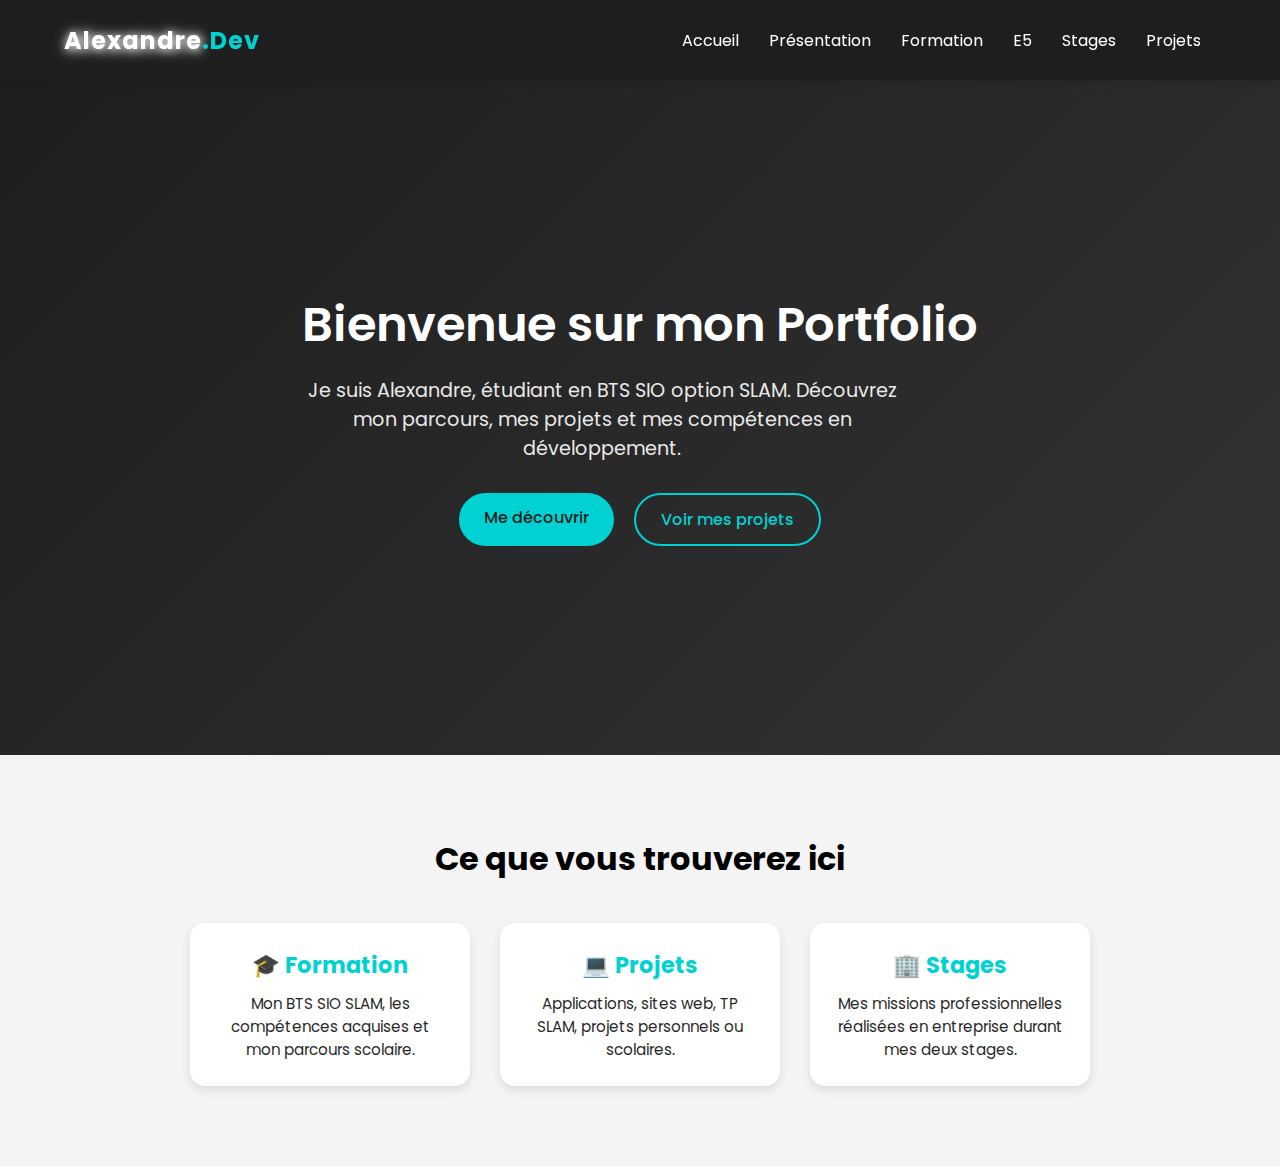
<file: index.html>
<!DOCTYPE html>
<html lang="fr">
<head>
    <meta charset="UTF-8">
    <meta name="viewport" content="width=device-width, initial-scale=1.0">
    <title>Portfolio SLAM SIO 2</title>
    <link href="https://fonts.googleapis.com/css2?family=Poppins:wght@300;400;600&display=swap" rel="stylesheet">
    <link rel="stylesheet" href="style/Navbar.css">
    <link rel="stylesheet" href="style/index.css">
</head>
<body>

<header class="main-header">
    <a href="index.html" class="logo">Alexandre<span>.Dev</span></a>

    <div class="menu-toggle" id="mobile-menu">
        <div class="bar"></div>
        <div class="bar"></div>
        <div class="bar"></div>
    </div>

    <nav class="nav-menu">
        <ul>
            <li><a href="index.html" class="nav-link">Accueil</a></li>
            <li><a href="pages/presentation.html" class="nav-link">Présentation</a></li>
            <li><a href="pages/formation.html" class="nav-link">Formation</a></li>
            <li><a href="pages/competences.html" class="nav-link">E5</a></li>
            <li><a href="pages/stages.html" class="nav-link">Stages</a></li>
            <li><a href="pages/projets.html" class="nav-link">Projets</a></li>
        </ul>
    </nav>
</header>

<!-- ----------- SECTION HERO ----------- -->
<section class="hero">
    <div class="hero-content">
        <h1>Bienvenue sur mon Portfolio</h1>
        <p>Je suis Alexandre, étudiant en BTS SIO option SLAM.  
        Découvrez mon parcours, mes projets et mes compétences en développement.</p>

        <div class="hero-buttons">
            <a href="pages/presentation.html" class="btn-primary">Me découvrir</a>
            <a href="pages/projets.html" class="btn-secondary">Voir mes projets</a>
        </div>
    </div>
</section>

<!-- ----------- SECTION APERÇU ----------- -->
<section class="preview">
    <h2>Ce que vous trouverez ici</h2>

    <div class="cards">
        <div class="card">
            <h3>🎓 Formation</h3>
            <p>Mon BTS SIO SLAM, les compétences acquises et mon parcours scolaire.</p>
        </div>

        <div class="card">
            <h3>💻 Projets</h3>
            <p>Applications, sites web, TP SLAM, projets personnels ou scolaires.</p>
        </div>

        <div class="card">
            <h3>🏢 Stages</h3>
            <p>Mes missions professionnelles réalisées en entreprise durant mes deux stages.</p>
        </div>
    </div>
</section>

<script>
    const menuToggle = document.getElementById('mobile-menu');
    const navMenu = document.querySelector('.nav-menu');

    menuToggle.addEventListener('click', () => {
        menuToggle.classList.toggle('is-active');
        navMenu.classList.toggle('active');
    });
</script>

</body>
</html>
</file>
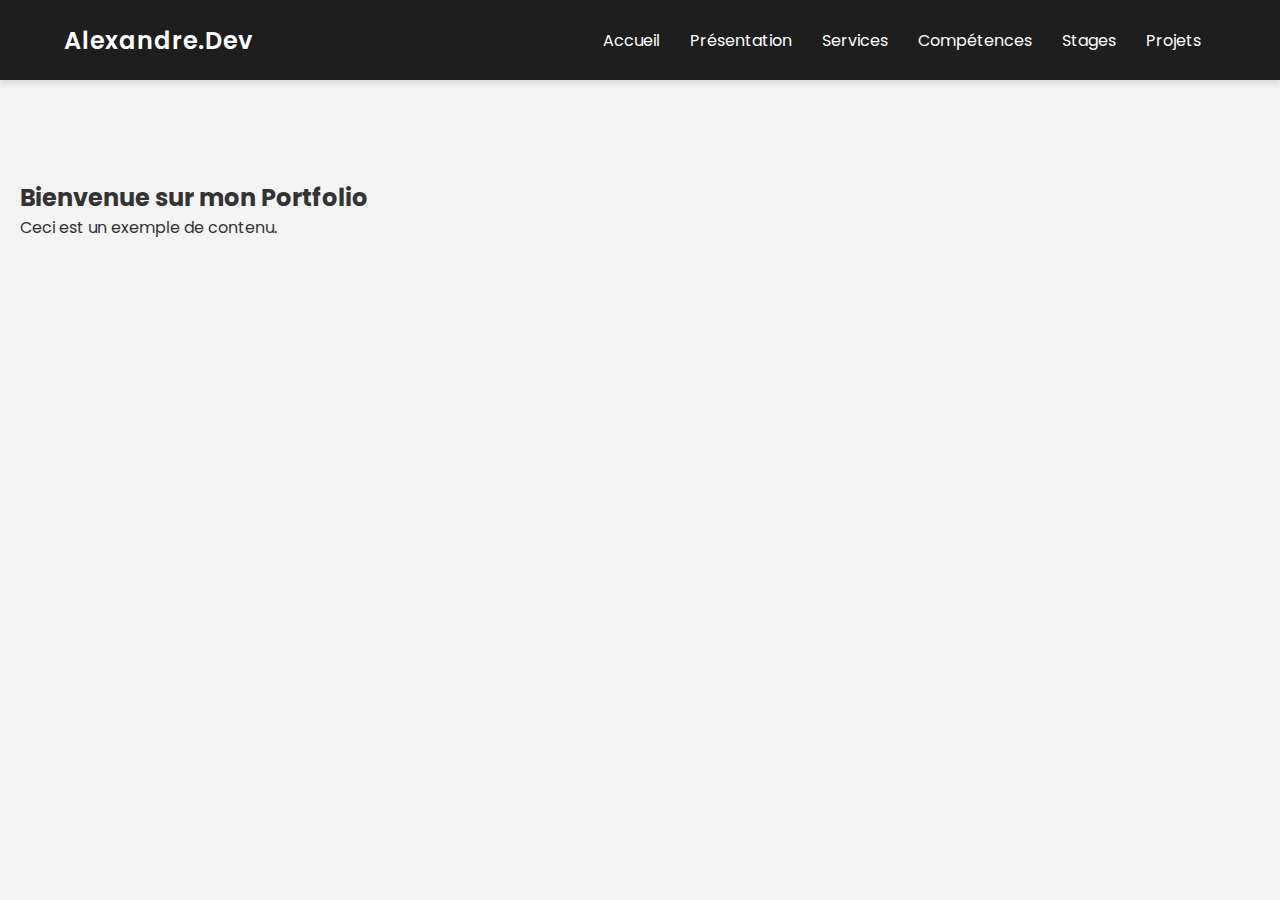
<file: Home.html>
<!DOCTYPE html>
<html lang="fr">
<head>
    <meta charset="UTF-8">
    <meta name="viewport" content="width=device-width, initial-scale=1.0">
    <title>Portfolio SLAM SIO 2</title>
    <!-- J'ai ajouté une police Google Font pour faire plus joli -->
    <link href="https://fonts.googleapis.com/css2?family=Poppins:wght@300;400;600&display=swap" rel="stylesheet">
    <link rel="stylesheet" href="style/style.css">
</head>
<body>

<header class="main-header">
    <!-- Le Logo / Titre -->
    <a href="Home.html" class="logo">Alexandre<span>.Dev</span></a>

    <!-- Le bouton Menu Burger (visible uniquement sur mobile) -->
    <div class="menu-toggle" id="mobile-menu">
        <span class="bar"></span>
        <span class="bar"></span>
        <span class="bar"></span>
    </div>

    <!-- La navigation -->
    <nav class="nav-menu">
        <ul>
            <li><a href="Home.html" class="nav-link">Accueil</a></li>
            <li><a href="Présentation.html" class="nav-link">Présentation</a></li>
            <li><a href="services.html" class="nav-link">Services</a></li>
            <li><a href="Compétences.html" class="nav-link">Compétences</a></li>
            <li><a href="stages.html" class="nav-link">Stages</a></li>
            <li><a href="projets.html" class="nav-link">Projets</a></li>
        </ul>
    </nav>
</header>

<!-- Contenu de test pour voir le scroll -->
<section style="padding: 100px 20px; color: #333;">
    <h2>Bienvenue sur mon Portfolio</h2>
    <p>Ceci est un exemple de contenu.</p>
</section>

<!-- Script pour le menu mobile -->
<script>
    const menuToggle = document.getElementById('mobile-menu');
    const navMenu = document.querySelector('.nav-menu');

    menuToggle.addEventListener('click', () => {
        menuToggle.classList.toggle('is-active');
        navMenu.classList.toggle('active');
    });
</script>

</body>
</html>
</file>
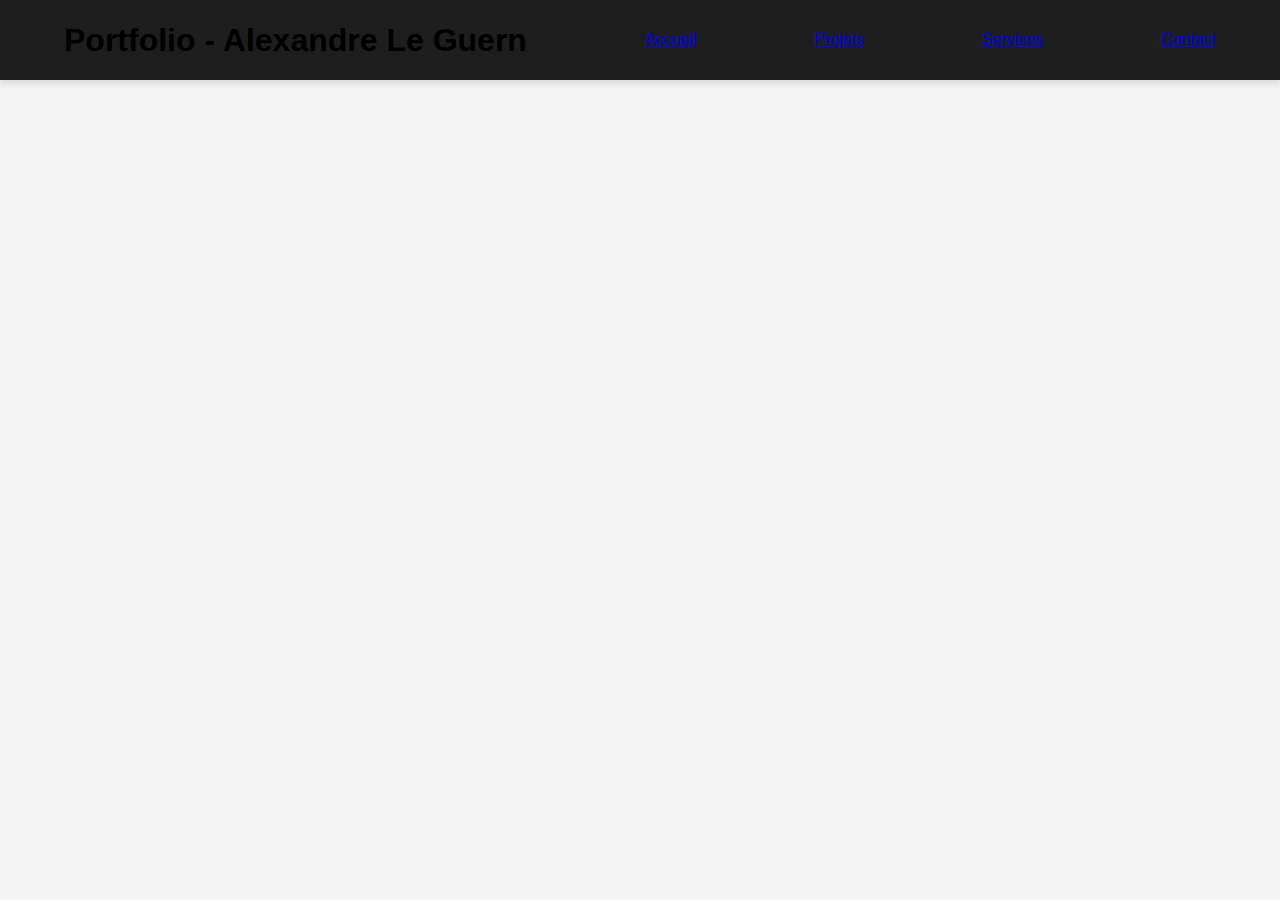
<file: présentation.html>
<!DOCTYPE html>
<html lang="fr">
<head>
    <meta charset="UTF-8">
    <meta name="viewport" content="width=device-width, initial-scale=1.0">
    <title>PortFolio SLAM SIO 2</title>
    <link rel="stylesheet" href="style/style.css">
</head>
<body>

<header class="main-header">
    <h1>Portfolio - Alexandre Le Guern</h1>
    <a href="index.php" class="nav-block BlocCenter">Accueil</a>
    <a href="projets.php" class="nav-block BlocCenter">Projets</a>
    <a href="services.php" class="nav-block BlocCenter">Services</a>
    <a href="contact.php" class="nav-block BlocCenter">Contact</a>
</header>




</body>
</html>
</file>
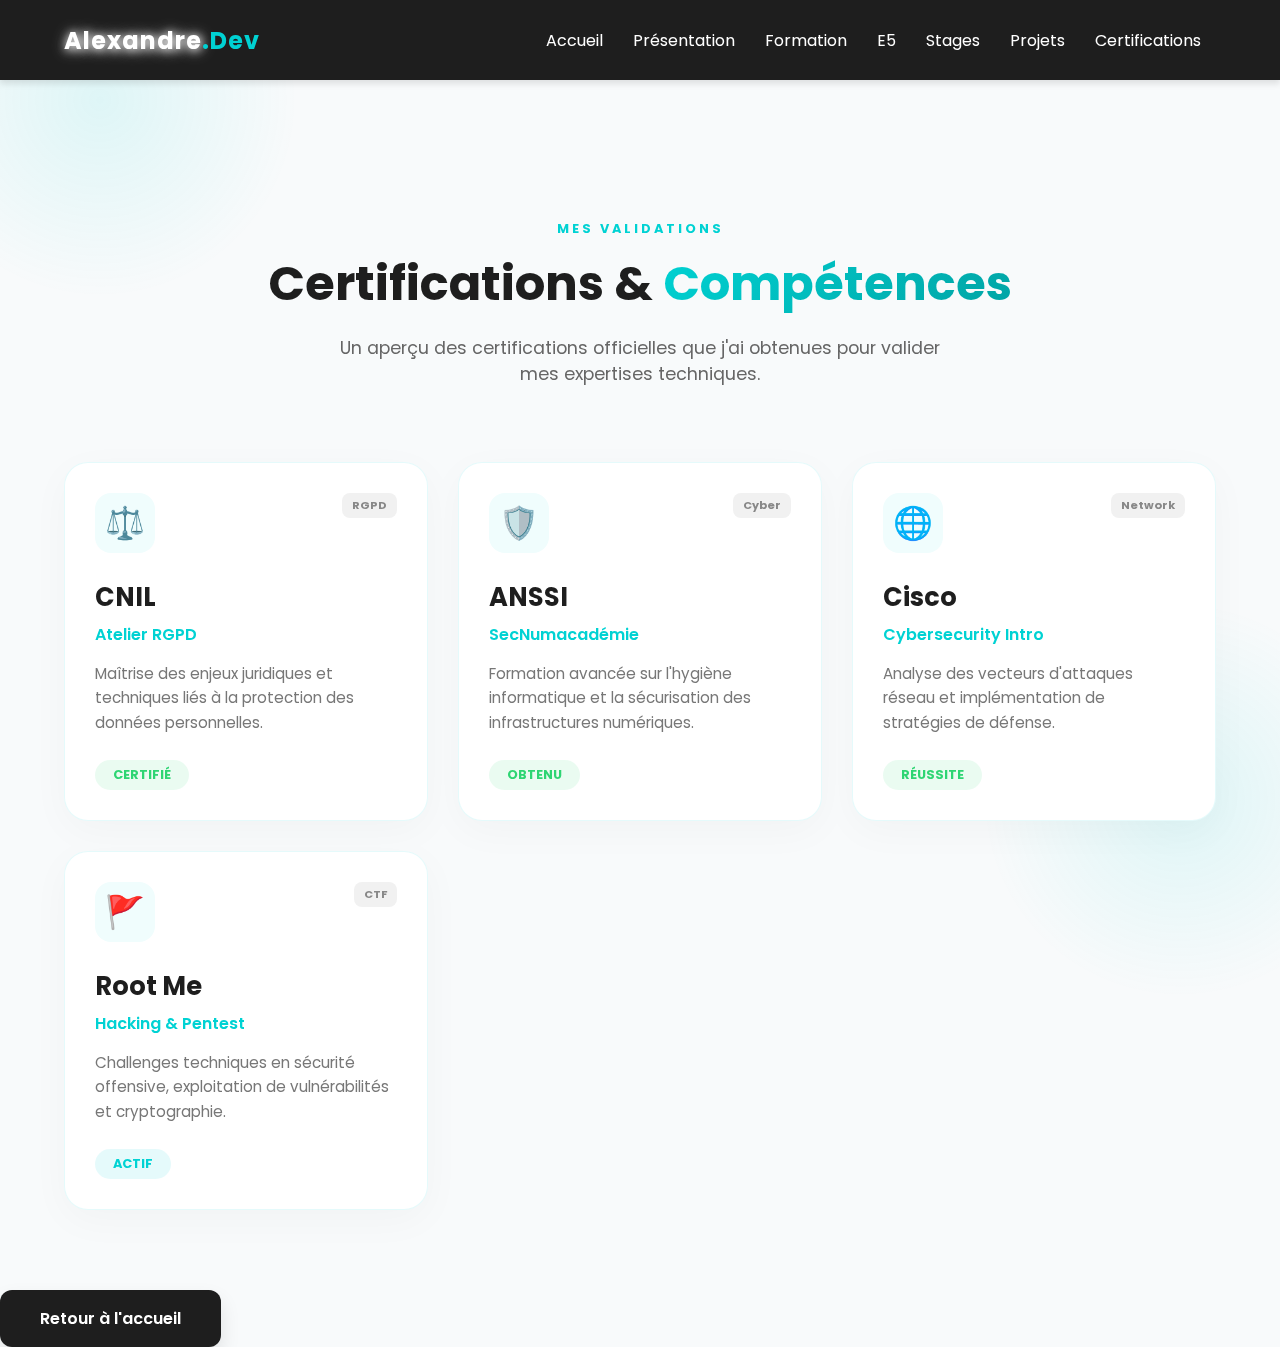
<file: pages/certifications.html>
<!DOCTYPE html>
<html lang="fr">
<head>
    <meta charset="UTF-8">
    <meta name="viewport" content="width=device-width, initial-scale=1.0">
    <title>Certifications - Alexandre.Dev</title>
    <link href="https://fonts.googleapis.com/css2?family=Poppins:wght@300;400;600;700&display=swap" rel="stylesheet">
    <link rel="stylesheet" href="../style/Navbar.css">
    <link rel="stylesheet" href="../style/index.css">
    <link rel="stylesheet" href="../style/certifications.css">
</head>
<body>

<!-- Décoration d'arrière-plan -->
<div class="bg-blob"></div>
<div class="bg-blob-2"></div>

<header class="main-header">
    <a href="../index.html" class="logo">Alexandre<span>.Dev</span></a>
    <div class="menu-toggle" id="mobile-menu">
        <div class="bar"></div><div class="bar"></div><div class="bar"></div>
    </div>
    <nav class="nav-menu">
        <ul>
            <li><a href="../index.html" class="nav-link">Accueil</a></li>
            <li><a href="presentation.html" class="nav-link">Présentation</a></li>
            <li><a href="formation.html" class="nav-link">Formation</a></li>
            <li><a href="competences.html" class="nav-link">E5</a></li>
            <li><a href="stages.html" class="nav-link">Stages</a></li>
            <li><a href="projets.html" class="nav-link">Projets</a></li>
            <li><a href="certifications.html" class="nav-link active">Certifications</a></li>
        </ul>
    </nav>
</header>

<section class="intro-cert">
    <span class="pre-title">Mes Validations</span>
    <h2>Certifications & <span class="text-gradient">Compétences</span></h2>
    <p>Un aperçu des certifications officielles que j'ai obtenues pour valider mes expertises techniques.</p>
</section>

<section class="cert-container">
    <div class="cert-grid">
        
        <!-- CNIL -->
        <div class="cert-card">
            <div class="cert-header">
                <div class="cert-icon-wrapper">⚖️</div>
                <div class="cert-badge-top">RGPD</div>
            </div>
            <h3>CNIL</h3>
            <p class="cert-subtitle">Atelier RGPD</p>
            <p class="cert-text">Maîtrise des enjeux juridiques et techniques liés à la protection des données personnelles.</p>
            <div class="cert-footer">
                <span class="status-tag pulse-green">Certifié</span>
            </div>
        </div>

        <!-- ANSSI -->
        <div class="cert-card">
            <div class="cert-header">
                <div class="cert-icon-wrapper">🛡️</div>
                <div class="cert-badge-top">Cyber</div>
            </div>
            <h3>ANSSI</h3>
            <p class="cert-subtitle">SecNumacadémie</p>
            <p class="cert-text">Formation avancée sur l'hygiène informatique et la sécurisation des infrastructures numériques.</p>
            <div class="cert-footer">
                <span class="status-tag pulse-green">Obtenu</span>
            </div>
        </div>

        <!-- CISCO -->
        <div class="cert-card">
            <div class="cert-header">
                <div class="cert-icon-wrapper">🌐</div>
                <div class="cert-badge-top">Network</div>
            </div>
            <h3>Cisco</h3>
            <p class="cert-subtitle">Cybersecurity Intro</p>
            <p class="cert-text">Analyse des vecteurs d'attaques réseau et implémentation de stratégies de défense.</p>
            <div class="cert-footer">
                <span class="status-tag pulse-green">Réussite</span>
            </div>
        </div>

        <!-- ROOT ME -->
        <div class="cert-card">
            <div class="cert-header">
                <div class="cert-icon-wrapper">🚩</div>
                <div class="cert-badge-top">CTF</div>
            </div>
            <h3>Root Me</h3>
            <p class="cert-subtitle">Hacking & Pentest</p>
            <p class="cert-text">Challenges techniques en sécurité offensive, exploitation de vulnérabilités et cryptographie.</p>
            <div class="cert-footer">
                <span class="status-tag pulse-cyan">Actif</span>
            </div>
        </div>

    </div>
</section>

<div class="cv-section">
    <a href="../index.html" class="btn-cv-modern">Retour à l'accueil</a>
</div>

<script>
    const menuToggle = document.getElementById('mobile-menu');
    const navMenu = document.querySelector('.nav-menu');
    menuToggle.addEventListener('click', () => {
        menuToggle.classList.toggle('is-active');
        navMenu.classList.toggle('active');
    });
</script>

</body>
</html>
</file>
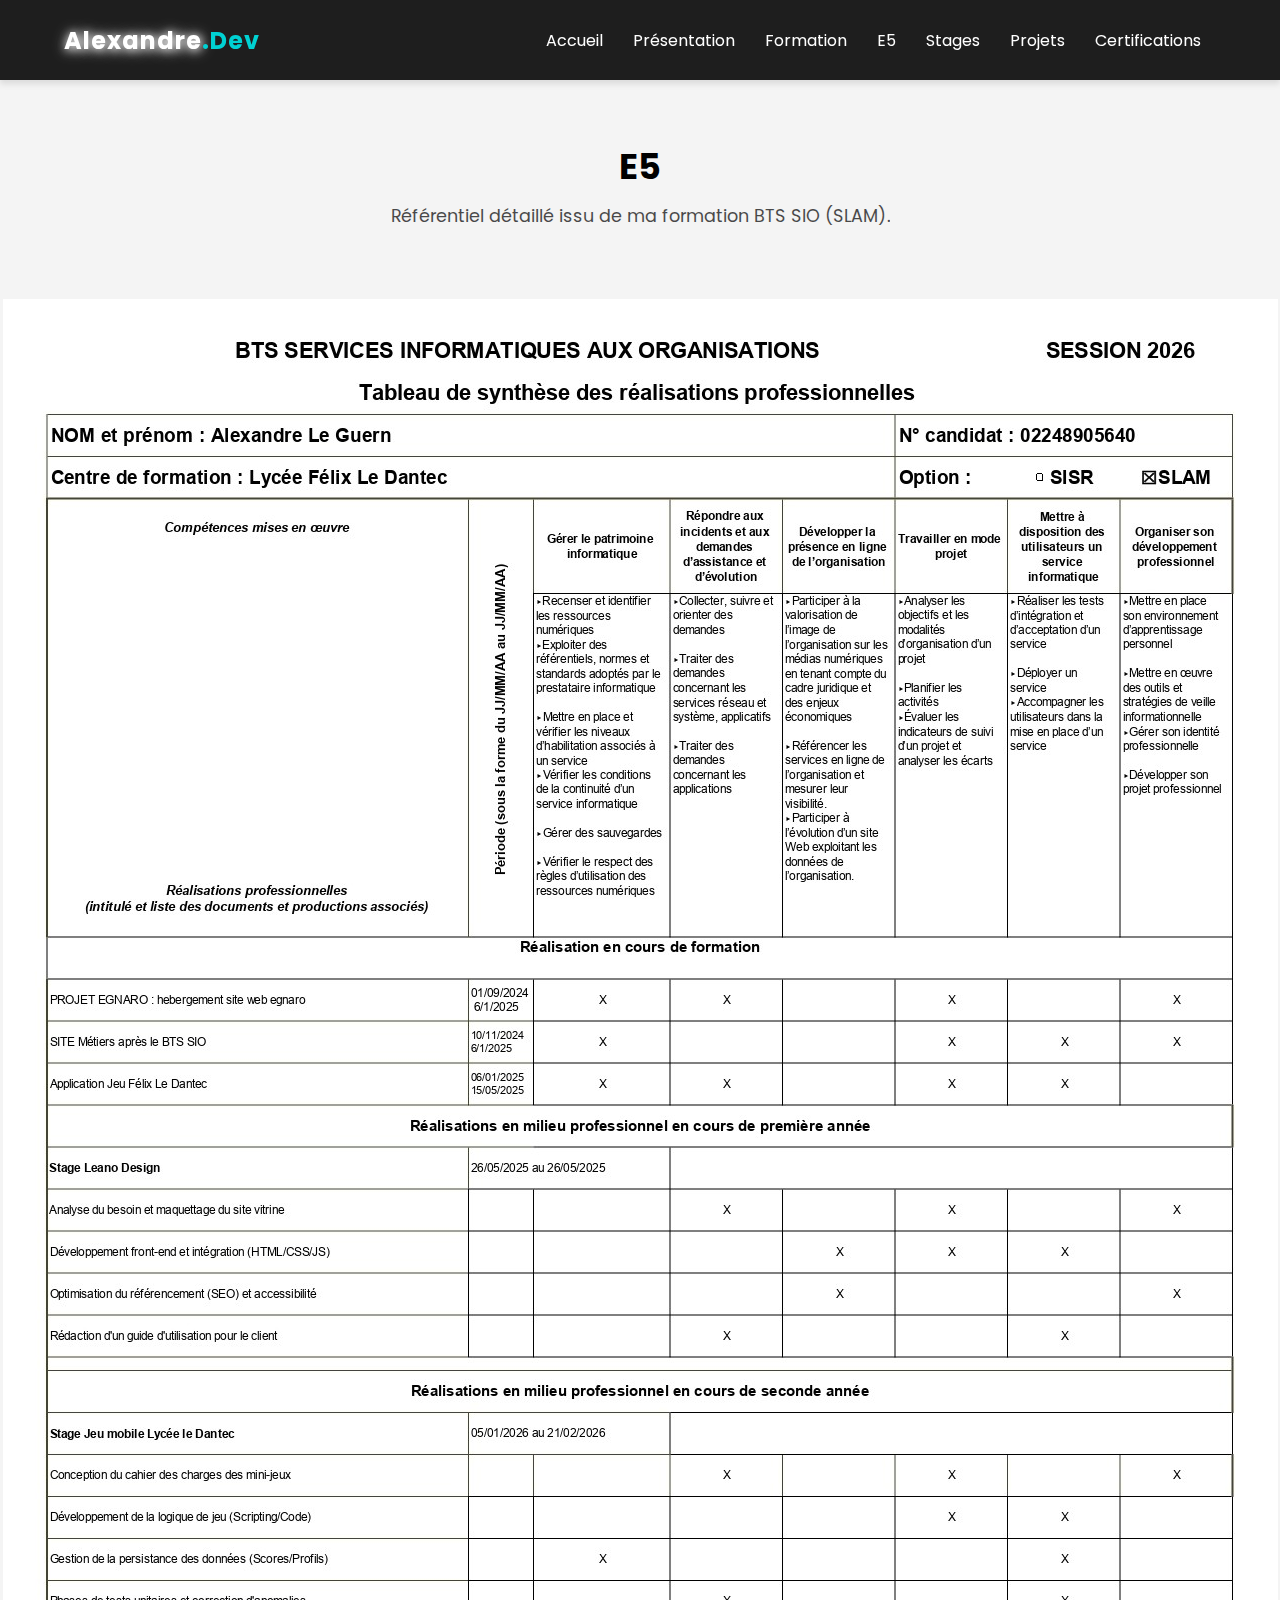
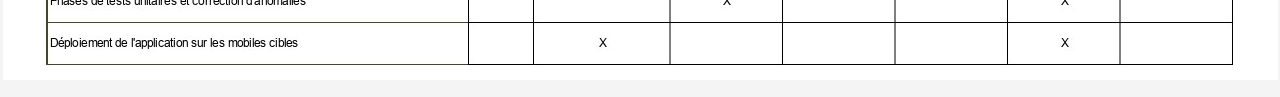
<file: pages/competences.html>
<!DOCTYPE html>
<html lang="fr">
<head>
    <meta charset="UTF-8">
    <meta name="viewport" content="width=device-width, initial-scale=1.0">
    <title>Compétences - Portfolio Alexandre</title>
    
    <!-- Polices -->
    <link href="https://fonts.googleapis.com/css2?family=Poppins:wght@300;400;600&display=swap" rel="stylesheet">
    
    <!-- Fichiers de styles -->
    <link rel="stylesheet" href="../style/Navbar.css">
    <link rel="stylesheet" href="../style/formation.css">
    <link rel="stylesheet" href="../style/competences.css">
    
    <!-- La bibliothèque JS pour lire le fichier Excel a été supprimée -->
</head>
<body>

<header class="main-header">
    <a href="../index.html" class="logo">Alexandre<span>.Dev</span></a>

    <div class="menu-toggle" id="mobile-menu">
        <div class="bar"></div>
        <div class="bar"></div>
        <div class="bar"></div>
    </div>

    <nav class="nav-menu">
        <ul>
            <li><a href="../index.html" class="nav-link">Accueil</a></li>
            <li><a href="presentation.html" class="nav-link">Présentation</a></li>
            <li><a href="formation.html" class="nav-link">Formation</a></li>
            <li><a href="competences.html" class="nav-link">E5</a></li>
            <li><a href="stages.html" class="nav-link">Stages</a></li>
            <li><a href="projets.html" class="nav-link">Projets</a></li>
            <li><a href="certifications.html" class="nav-link active">Certifications</a></li>
        </ul>
    </nav>
</header>

<section class="intro">
    <h2>E5</h2>
    <p>Référentiel détaillé issu de ma formation BTS SIO (SLAM).</p>
</section>

<!-- ZONE DU TABLEAU (maintenant avec l'image) -->
<main class="table-wrapper">
    <div class="image-container">
        <img 
            src="../documents/competences.jpg" 
            alt="Tableau de compétences BTS SIO SLAM"
            loading="lazy" 
        >
    </div>
</main>

<script>
    // --- Script pour le Menu Mobile ---
    const menuToggle = document.getElementById('mobile-menu');
    const navMenu = document.querySelector('.nav-menu');

    menuToggle.addEventListener('click', () => {
        menuToggle.classList.toggle('is-active');
        navMenu.classList.toggle('active');
    });

    // Le script pour charger le fichier Excel a été entièrement supprimé.
</script>

</body>
</html>
</file>
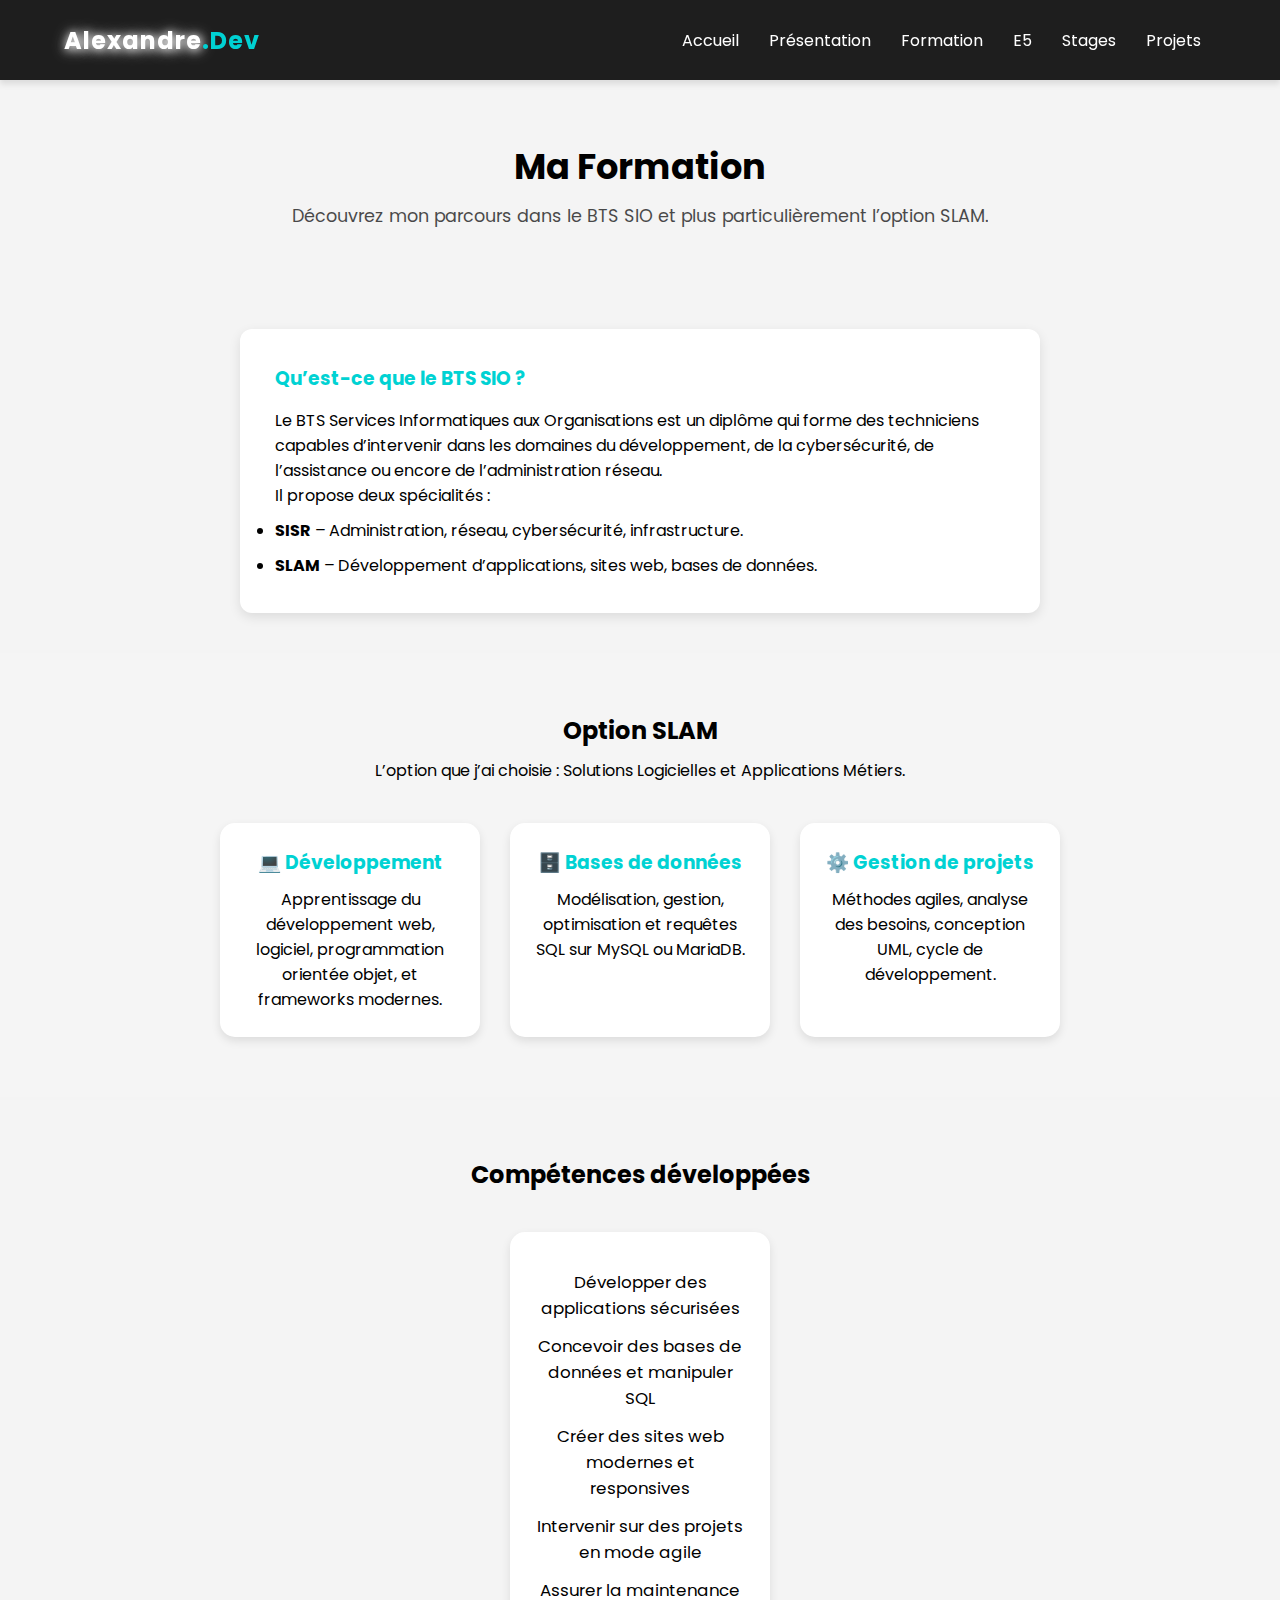
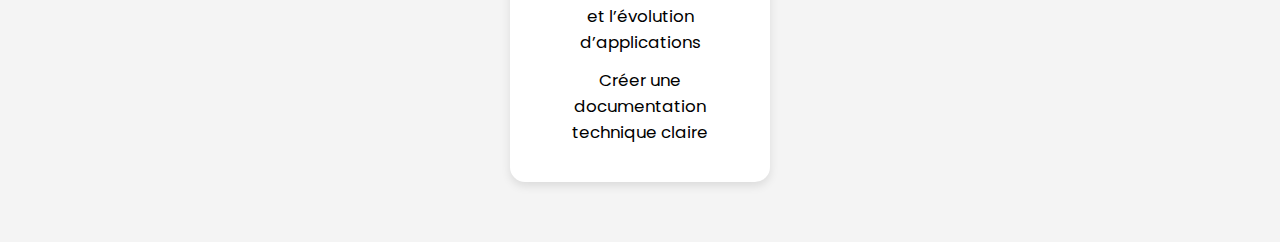
<file: pages/formation.html>
<!DOCTYPE html>
<html lang="fr">
<head>
    <meta charset="UTF-8">
    <meta name="viewport" content="width=device-width, initial-scale=1.0">
    <title>Formation - Portfolio SLAM SIO2</title>
    <link href="https://fonts.googleapis.com/css2?family=Poppins:wght@300;400;600&display=swap" rel="stylesheet">
    <link rel="stylesheet" href="../style/Navbar.css">
    <link rel="stylesheet" href="../style/formation.css">
</head>
<body>

<header class="main-header">
    <a href="../index.html" class="logo">Alexandre<span>.Dev</span></a>

    <div class="menu-toggle" id="mobile-menu">
        <div class="bar"></div>
        <div class="bar"></div>
        <div class="bar"></div>
    </div>

    <nav class="nav-menu">
        <ul>
            <li><a href="../index.html" class="nav-link">Accueil</a></li>
            <li><a href="presentation.html" class="nav-link">Présentation</a></li>
            <li><a href="formation.html" class="nav-link">Formation</a></li>
            <li><a href="competences.html" class="nav-link">E5</a></li>
            <li><a href="stages.html" class="nav-link">Stages</a></li>
            <li><a href="projets.html" class="nav-link">Projets</a></li>
        </ul>
    </nav>
</header>

<!-- ----------- SECTION INTRO ----------- -->
<section class="intro">
    <h2>Ma Formation</h2>
    <p>Découvrez mon parcours dans le BTS SIO et plus particulièrement l’option SLAM.</p>
</section>

<!-- ----------- SECTION BTS SIO ----------- -->
<section class="bts">
    <div class="bts-box">
        <h3>Qu’est-ce que le BTS SIO ?</h3>
        <p>
            Le BTS Services Informatiques aux Organisations est un diplôme qui forme des techniciens capables d’intervenir
            dans les domaines du développement, de la cybersécurité, de l’assistance ou encore de l’administration réseau.
        </p>

        <p>Il propose deux spécialités :</p>

        <ul class="options-list">
            <li><strong>SISR</strong> – Administration, réseau, cybersécurité, infrastructure.</li>
            <li><strong>SLAM</strong> – Développement d’applications, sites web, bases de données.</li>
        </ul>
    </div>
</section>

<!-- ----------- SECTION OPTION SLAM ----------- -->
<section class="slam">
    <h2>Option SLAM</h2>
    <p>L’option que j’ai choisie : Solutions Logicielles et Applications Métiers.</p>

    <div class="cards">

        <div class="card">
            <h3>💻 Développement</h3>
            <p>Apprentissage du développement web, logiciel, programmation orientée objet, et frameworks modernes.</p>
        </div>

        <div class="card">
            <h3>🗄️ Bases de données</h3>
            <p>Modélisation, gestion, optimisation et requêtes SQL sur MySQL ou MariaDB.</p>
        </div>

        <div class="card">
            <h3>⚙️ Gestion de projets</h3>
            <p>Méthodes agiles, analyse des besoins, conception UML, cycle de développement.</p>
        </div>

    </div>
</section>

<!-- ----------- SECTION COMPÉTENCES ----------- -->
<section class="competences">
    <h2>Compétences développées</h2>
    <div class="cards">
        <div class="card">
        <ul class="compet-list">
            <li>Développer des applications sécurisées</li>
            <li>Concevoir des bases de données et manipuler SQL</li>
            <li>Créer des sites web modernes et responsives</li>
            <li>Intervenir sur des projets en mode agile</li>
            <li>Assurer la maintenance et l’évolution d’applications</li>
            <li>Créer une documentation technique claire</li>
        </ul>
        </div>
    </div>
</section>


<script>
    const menuToggle = document.getElementById('mobile-menu');
    const navMenu = document.querySelector('.nav-menu');

    menuToggle.addEventListener('click', () => {
        menuToggle.classList.toggle('is-active');
        navMenu.classList.toggle('active');
    });
</script>

</body>
</html>
</file>
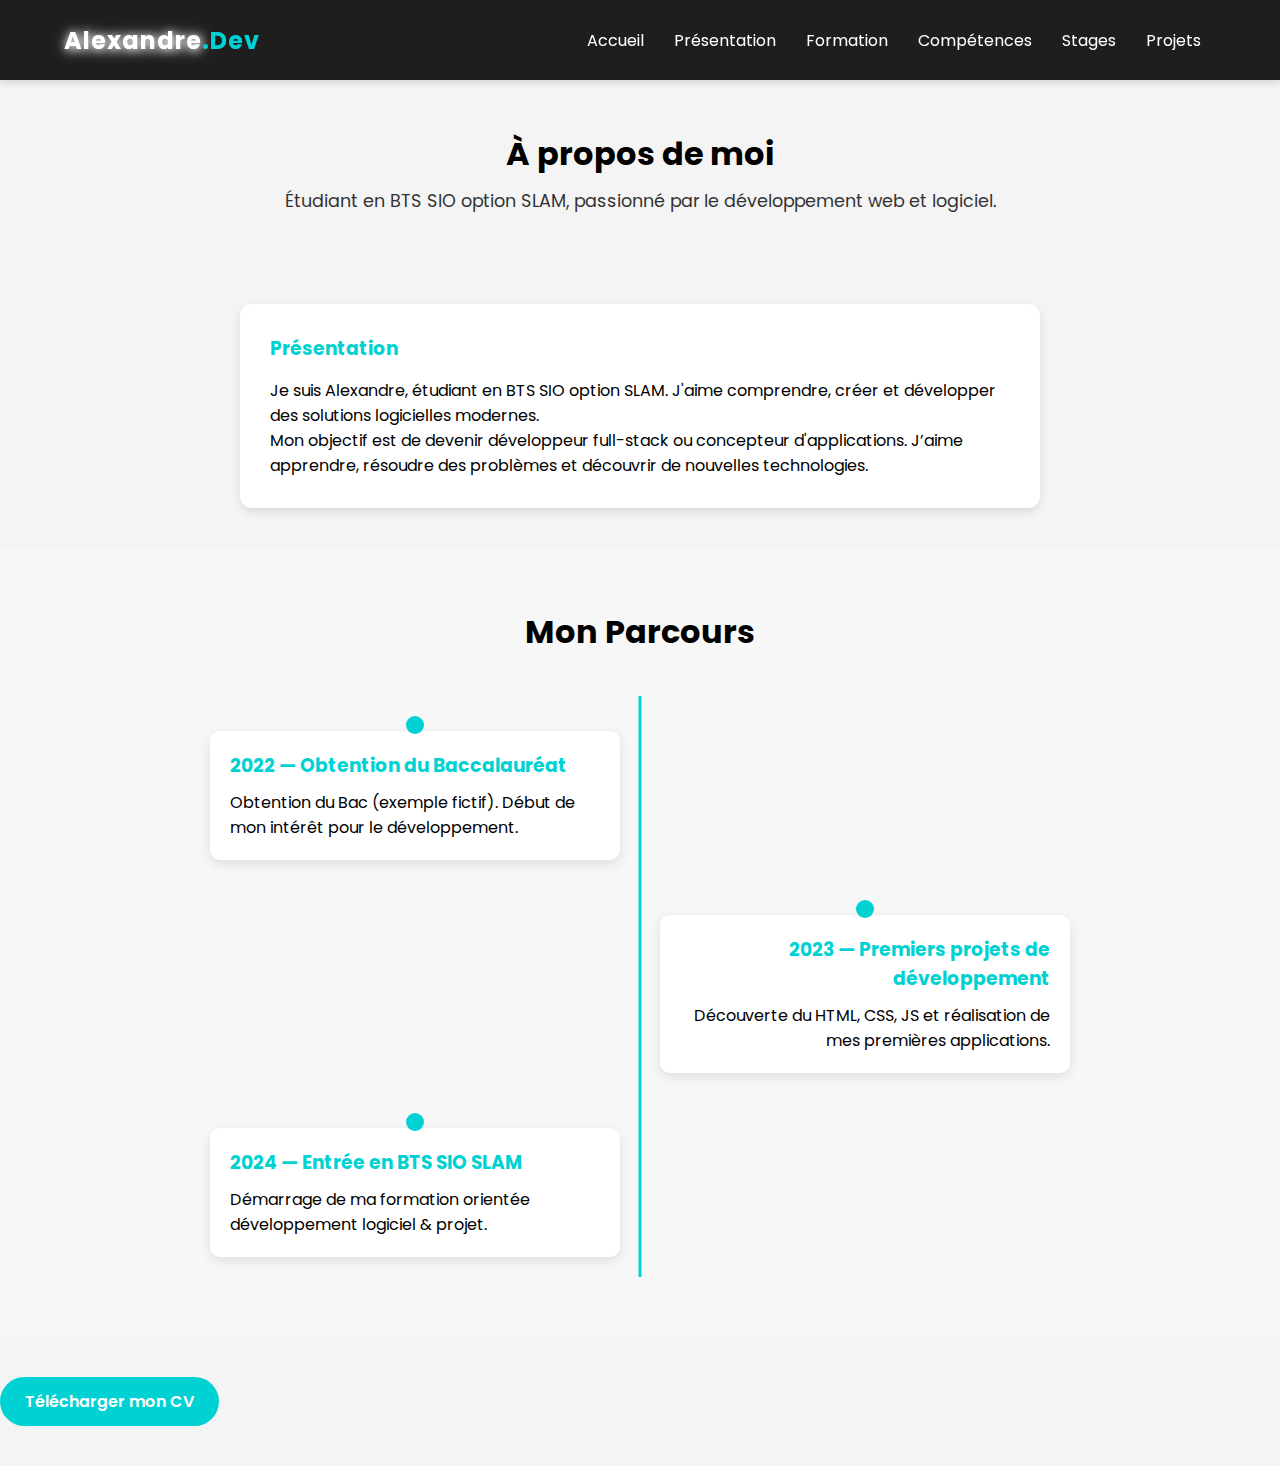
<file: pages/presentation.html>
<!DOCTYPE html>
<html lang="fr">
<head>
    <meta charset="UTF-8">
    <meta name="viewport" content="width=device-width, initial-scale=1.0">
    <title>Présentation - Portfolio SLAM SIO2</title>
    <link href="https://fonts.googleapis.com/css2?family=Poppins:wght@300;400;600&display=swap" rel="stylesheet">
    <link rel="stylesheet" href="../style/Navbar.css">
    <link rel="stylesheet" href="../style/presentation.css">
</head>
<body>

<header class="main-header">
    <a href="../index.html" class="logo">Alexandre<span>.Dev</span></a>

    <div class="menu-toggle" id="mobile-menu">
        <div class="bar"></div>
        <div class="bar"></div>
        <div class="bar"></div>
    </div>

    <nav class="nav-menu">
        <ul>
            <li><a href="../index.html" class="nav-link">Accueil</a></li>
            <li><a href="presentation.html" class="nav-link">Présentation</a></li>
            <li><a href="formation.html" class="nav-link">Formation</a></li>
            <li><a href="competences.html" class="nav-link">Compétences</a></li>
            <li><a href="stages.html" class="nav-link">Stages</a></li>
            <li><a href="projets.html" class="nav-link">Projets</a></li>
        </ul>
    </nav>
</header>

<section class="intro">
    <h2>À propos de moi</h2>
    <p>Étudiant en BTS SIO option SLAM, passionné par le développement web et logiciel.</p>
</section>

<section class="about">
    <div class="about-box">
        <h3>Présentation</h3>
        <p>
            Je suis Alexandre, étudiant en BTS SIO option SLAM.  
            J'aime comprendre, créer et développer des solutions logicielles modernes.
        </p>
        <p>
            Mon objectif est de devenir développeur full-stack ou concepteur d'applications.  
            J’aime apprendre, résoudre des problèmes et découvrir de nouvelles technologies.
        </p>
    </div>
</section>

<!-- ---------- TIMELINE ----------- -->
<section class="timeline-section">
    <h2>Mon Parcours</h2>

    <div class="timeline">

        <!-- Timeline Item 1 -->
        <div class="timeline-item">
            <div class="timeline-dot"></div>
            <div class="timeline-content">
                <h3>2022 — Obtention du Baccalauréat</h3>
                <p>Obtention du Bac (exemple fictif). Début de mon intérêt pour le développement.</p>
            </div>
        </div>

        <!-- Timeline Item 2 -->
        <div class="timeline-item">
            <div class="timeline-dot"></div>
            <div class="timeline-content">
                <h3>2023 — Premiers projets de développement</h3>
                <p>Découverte du HTML, CSS, JS et réalisation de mes premières applications.</p>
            </div>
        </div>

        <!-- Timeline Item 3 -->
        <div class="timeline-item">
            <div class="timeline-dot"></div>
            <div class="timeline-content">
                <h3>2024 — Entrée en BTS SIO SLAM</h3>
                <p>Démarrage de ma formation orientée développement logiciel & projet.</p>
            </div>
        </div>

    </div>
</section>

<a href="../documents/CV_Alexandre.pdf" download class="btn-cv">Télécharger mon CV</a>

<script>
    const menuToggle = document.getElementById('mobile-menu');
    const navMenu = document.querySelector('.nav-menu');

    menuToggle.addEventListener('click', () => {
        menuToggle.classList.toggle('is-active');
        navMenu.classList.toggle('active');
    });
</script>

</body>
</html>
</file>
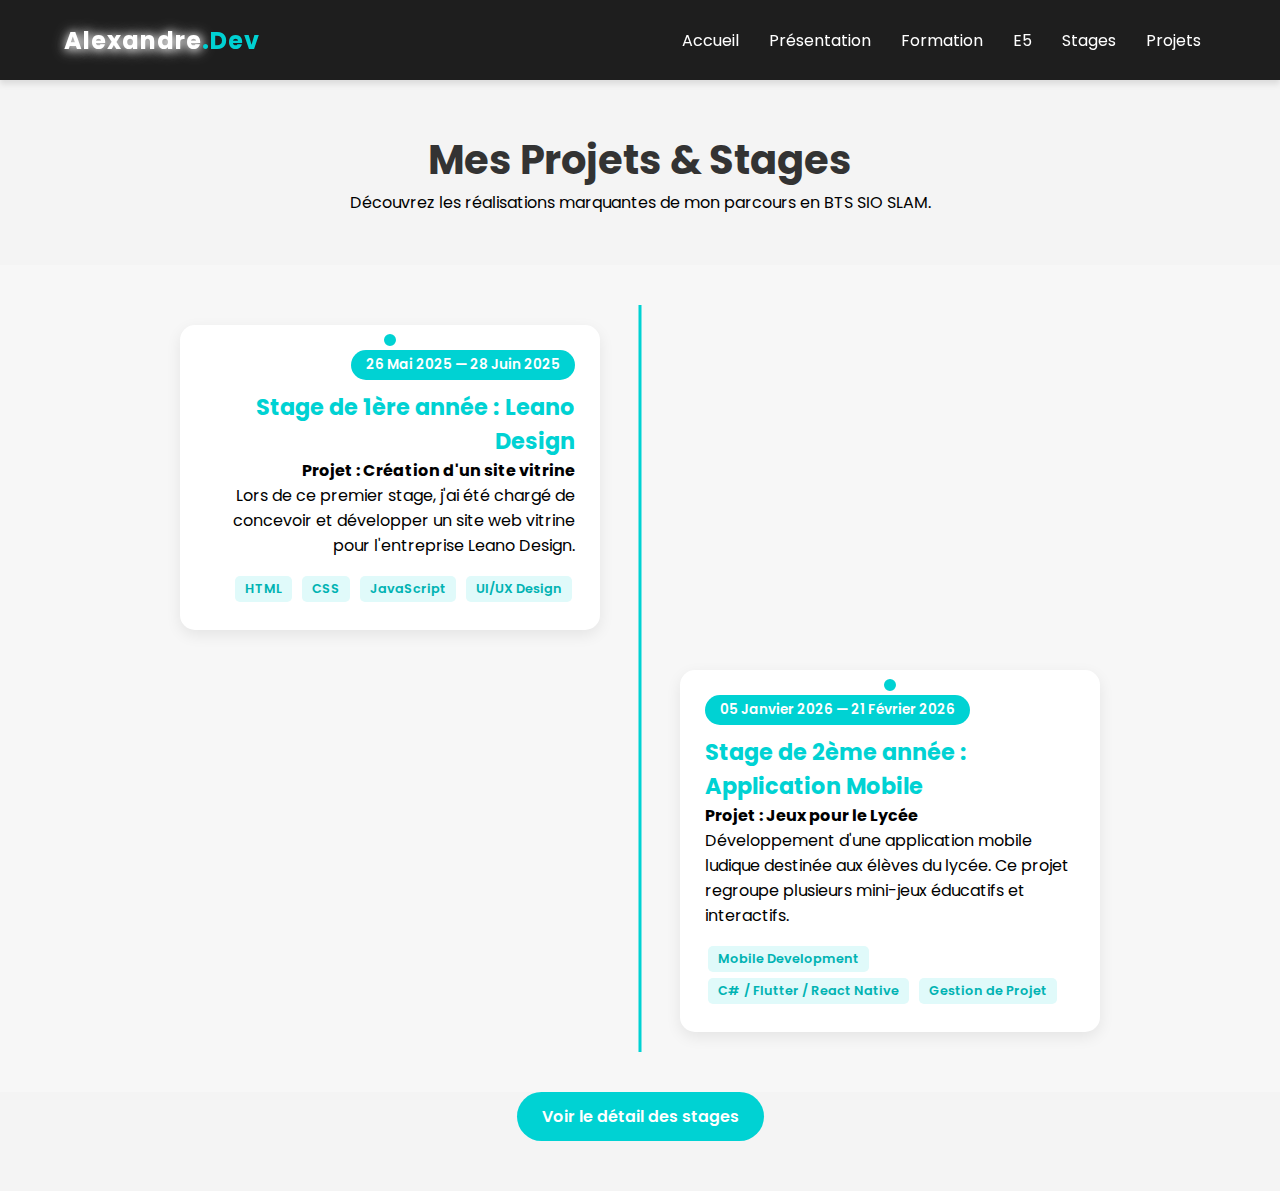
<file: pages/projets.html>
<!DOCTYPE html>
<html lang="fr">
<head>
    <meta charset="UTF-8">
    <meta name="viewport" content="width=device-width, initial-scale=1.0">
    <title>Projets - Portfolio SLAM SIO2</title>
    <link href="https://fonts.googleapis.com/css2?family=Poppins:wght@300;400;600&display=swap" rel="stylesheet">
    <link rel="stylesheet" href="../style/Navbar.css">
    <link rel="stylesheet" href="../style/projets.css">
</head>
<body>

<header class="main-header">
    <a href="../index.html" class="logo">Alexandre<span>.Dev</span></a>

    <div class="menu-toggle" id="mobile-menu">
        <div class="bar"></div>
        <div class="bar"></div>
        <div class="bar"></div>
    </div>

    <nav class="nav-menu">
        <ul>
            <li><a href="../index.html" class="nav-link">Accueil</a></li>
            <li><a href="presentation.html" class="nav-link">Présentation</a></li>
            <li><a href="formation.html" class="nav-link">Formation</a></li>
            <li><a href="competences.html" class="nav-link">E5</a></li>
            <li><a href="stages.html" class="nav-link">Stages</a></li>
            <li><a href="projets.html" class="nav-link active">Projets</a></li>
        </ul>
    </nav>
</header>

<section class="intro">
    <h2>Mes Projets & Stages</h2>
    <p>Découvrez les réalisations marquantes de mon parcours en BTS SIO SLAM.</p>
</section>

<!-- ---------- TIMELINE DES PROJETS ----------- -->
<section class="timeline-section">
    <div class="timeline">

        <!-- Stage 1ère année -->
        <div class="timeline-item">
            <div class="timeline-dot"></div>
            <div class="timeline-content">
                <span class="date">26 Mai 2025 — 28 Juin 2025</span>
                <h3>Stage de 1ère année : Leano Design</h3>
                <p><strong>Projet : Création d'un site vitrine</strong></p>
                <p>Lors de ce premier stage, j'ai été chargé de concevoir et développer un site web vitrine pour l'entreprise Leano Design.</p>
                <div class="tech-tags">
                    <span>HTML</span>
                    <span>CSS</span>
                    <span>JavaScript</span>
                    <span>UI/UX Design</span>
                </div>
            </div>
        </div>

        <!-- Stage 2ème année -->
        <div class="timeline-item">
            <div class="timeline-dot"></div>
            <div class="timeline-content">
                <span class="date">05 Janvier 2026 — 21 Février 2026</span>
                <h3>Stage de 2ème année : Application Mobile</h3>
                <p><strong>Projet : Jeux pour le Lycée</strong></p>
                <p>Développement d'une application mobile ludique destinée aux élèves du lycée. Ce projet regroupe plusieurs mini-jeux éducatifs et interactifs.</p>
                <div class="tech-tags">
                    <span>Mobile Development</span>
                    <span>C# / Flutter / React Native</span>
                    <span>Gestion de Projet</span>
                </div>
            </div>
        </div>

    </div>
</section>

<div style="text-align: center; margin-bottom: 50px;">
    <a href="stages.html" class="btn-cv">Voir le détail des stages</a>
</div>

<script>
    const menuToggle = document.getElementById('mobile-menu');
    const navMenu = document.querySelector('.nav-menu');

    menuToggle.addEventListener('click', () => {
        menuToggle.classList.toggle('is-active');
        navMenu.classList.toggle('active');
    });
</script>

</body>
</html>
</file>
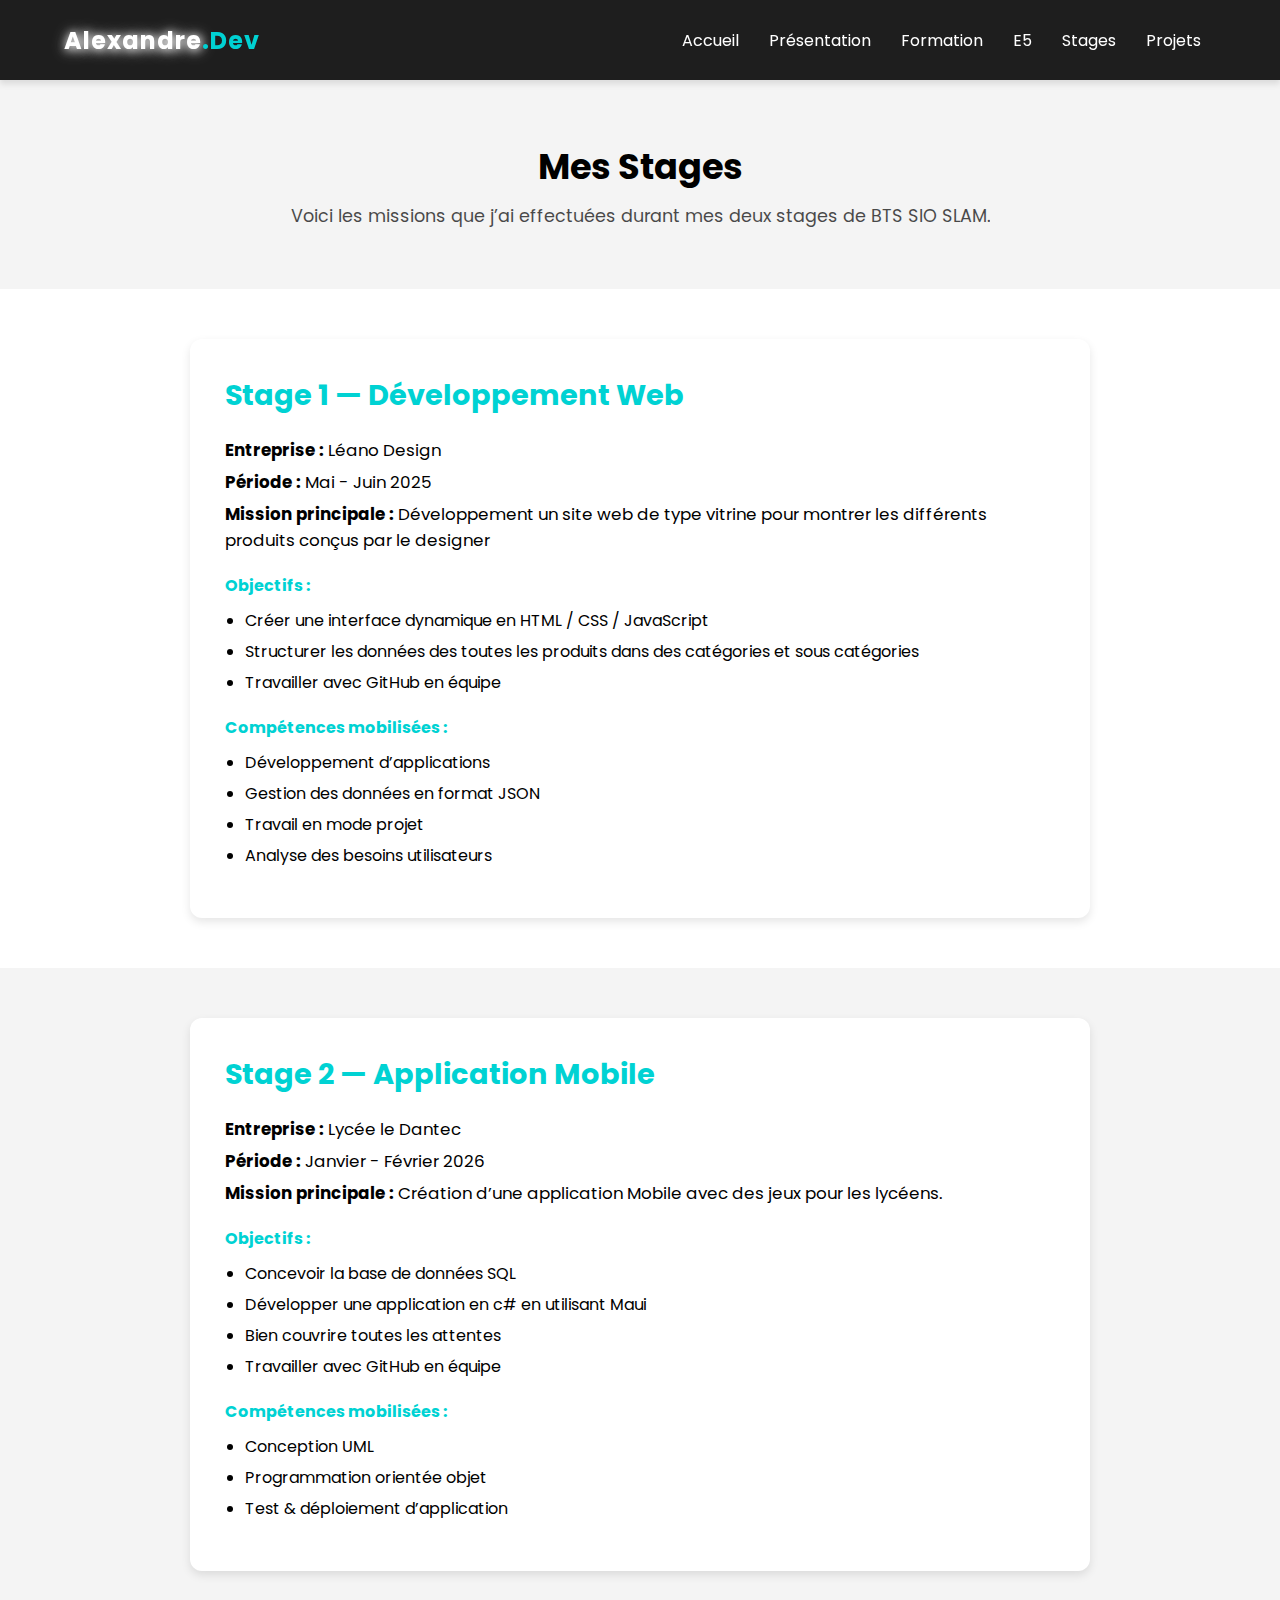
<file: pages/stages.html>
<!DOCTYPE html>
<html lang="fr">
<head>
    <meta charset="UTF-8">
    <meta name="viewport" content="width=device-width, initial-scale=1.0">
    <title>Stages - Portfolio SLAM SIO 2</title>
    <link href="https://fonts.googleapis.com/css2?family=Poppins:wght@300;400;600&display=swap" rel="stylesheet">
    <link rel="stylesheet" href="../style/Navbar.css">
    <link rel="stylesheet" href="../style/stages.css">
</head>
<body>

<header class="main-header">
    <a href="../index.html" class="logo">Alexandre<span>.Dev</span></a>

    <div class="menu-toggle" id="mobile-menu">
        <div class="bar"></div>
        <div class="bar"></div>
        <div class="bar"></div>
    </div>

    <nav class="nav-menu">
        <ul>
            <li><a href="../index.html" class="nav-link">Accueil</a></li>
            <li><a href="presentation.html" class="nav-link">Présentation</a></li>
            <li><a href="formation.html" class="nav-link">Formation</a></li>
            <li><a href="competences.html" class="nav-link">E5</a></li>
            <li><a href="stages.html" class="nav-link">Stages</a></li>
            <li><a href="projets.html" class="nav-link">Projets</a></li>
        </ul>
    </nav>
</header>

<!-- ----------- SECTION INTRO ----------- -->
<section class="intro">
    <h2>Mes Stages</h2>
    <p>Voici les missions que j’ai effectuées durant mes deux stages de BTS SIO SLAM.</p>
</section>

<!-- ----------- SECTION STAGE 1 ----------- -->
<section class="stage">
    <div class="stage-box">
        <h3>Stage 1 — Développement Web</h3>

        <div class="stage-content">
            <p><strong>Entreprise :</strong> Léano Design</p>
            <p><strong>Période :</strong> Mai - Juin 2025</p>
            <p><strong>Mission principale :</strong> Développement un site web de type vitrine pour montrer les différents produits conçus par le designer</p>

            <h4>Objectifs :</h4>
            <ul>
                <li>Créer une interface dynamique en HTML / CSS / JavaScript</li>
                <li>Structurer les données des toutes les produits dans des catégories et sous catégories</li>
                <li>Travailler avec GitHub en équipe</li>
            </ul>

            <h4>Compétences mobilisées :</h4>
            <ul>
                <li>Développement d’applications</li>
                <li>Gestion des données en format JSON</li>
                <li>Travail en mode projet</li>
                <li>Analyse des besoins utilisateurs</li>
            </ul>
        </div>
    </div>
</section>

<!-- ----------- SECTION STAGE 2 ----------- -->
<section class="stage alt">
    <div class="stage-box">
        <h3>Stage 2 — Application Mobile</h3>

        <div class="stage-content">
            <p><strong>Entreprise :</strong> Lycée le Dantec</p>
            <p><strong>Période :</strong> Janvier - Février 2026</p>
            <p><strong>Mission principale :</strong> Création d’une application Mobile avec des jeux pour les lycéens.</p>

            <h4>Objectifs :</h4>
            <ul>
                <li>Concevoir la base de données SQL</li>
                <li>Développer une application en c# en utilisant Maui</li>
                <li>Bien couvrire toutes les attentes</li>
                <li>Travailler avec GitHub en équipe</li>
            </ul>

            <h4>Compétences mobilisées :</h4>
            <ul>
                <li>Conception UML</li>
                <li>Programmation orientée objet</li>
                <li>Test & déploiement d’application</li>
            </ul>
        </div>
    </div>
</section>


<script>
    const menuToggle = document.getElementById('mobile-menu');
    const navMenu = document.querySelector('.nav-menu');

    menuToggle.addEventListener('click', () => {
        menuToggle.classList.toggle('is-active');
        navMenu.classList.toggle('active');
    });
</script>

</body>
</html>
</file>
<file: style/index.css>
/* ----------- HERO SECTION ----------- */
.hero {
    height: 75vh;
    background: linear-gradient(135deg, #1e1e1e, #333);
    display: flex;
    align-items: center;
    justify-content: center;
    color: white;
    text-align: center;
    padding: 0 20px;
}

.hero-content h1 {
    font-size: 3rem;
    font-weight: 600;
}

.hero-content p {
    margin-top: 15px;
    font-size: 1.2rem;
    max-width: 600px;
    opacity: 0.9;
}

.hero-buttons {
    margin-top: 30px;
    display: flex;
    gap: 20px;
    justify-content: center;
}

.btn-primary, .btn-secondary {
    padding: 12px 25px;
    border-radius: 30px;
    text-decoration: none;
    font-weight: 500;
    transition: 0.3s;
}

.btn-primary {
    background: #00d2d3;
    color: #1e1e1e;
}

.btn-primary:hover {
    background: #0be7e9;
}

.btn-secondary {
    border: 2px solid #00d2d3;
    color: #00d2d3;
}

.btn-secondary:hover {
    background: #00d2d3;
    color: #1e1e1e;
}

/* ----------- SECTION APERÇU ----------- */
.preview {
    padding: 80px 5%;
    text-align: center;
}

.preview h2 {
    font-size: 2rem;
    margin-bottom: 40px;
}

.cards {
    display: flex;
    justify-content: center;
    gap: 30px;
    flex-wrap: wrap;
}

.card {
    background: white;
    padding: 25px;
    border-radius: 15px;
    width: 280px;
    box-shadow: 0 4px 10px rgba(0,0,0,0.1);
    transition: 0.3s ease;
}

.card:hover {
    transform: translateY(-8px);
    box-shadow: 0 6px 15px rgba(0,0,0,0.15);
}

.card h3 {
    font-size: 1.4rem;
    margin-bottom: 10px;
    color: #00d2d3;
}

.card p {
    font-size: 0.95rem;
    opacity: 0.85;
}

/* ----------- RESPONSIVE ----------- */
@media (max-width: 768px) {
    .hero-content h1 {
        font-size: 2.3rem;
    }

    .hero-buttons {
        flex-direction: column;
    }

    .card {
        width: 90%;
    }
}
</file>
<file: style/certifications.css>
:root {
    --primary: #00d2d3;
    --dark: #1e1e1e;
    --light-bg: #f8fafb;
    --white: #ffffff;
    --grad: linear-gradient(135deg, #00d2d3, #01a3a4);
}

body {
    background-color: var(--light-bg);
    overflow-x: hidden;
    position: relative;
}

/* --- Éléments de Décoration Flous --- */
.bg-blob, .bg-blob-2 {
    position: fixed;
    width: 400px;
    height: 400px;
    background: radial-gradient(circle, rgba(0, 210, 211, 0.1) 0%, rgba(255, 255, 255, 0) 70%);
    z-index: -1;
    border-radius: 50%;
}
.bg-blob { top: -100px; left: -100px; }
.bg-blob-2 { bottom: -100px; right: -100px; }

/* --- Section Intro --- */
.intro-cert {
    text-align: center;
    padding: 140px 20px 60px 20px;
}

.pre-title {
    color: var(--primary);
    text-transform: uppercase;
    letter-spacing: 3px;
    font-size: 0.8rem;
    font-weight: 700;
    display: block;
    margin-bottom: 10px;
}

.intro-cert h2 {
    font-size: 3rem;
    font-weight: 700;
    color: var(--dark);
}

.text-gradient {
    background: var(--grad);
    -webkit-background-clip: text;
    -webkit-text-fill-color: transparent;
}

.intro-cert p {
    color: #666;
    max-width: 600px;
    margin: 15px auto;
    font-size: 1.1rem;
}

/* --- Grille et Cartes --- */
.cert-container {
    padding: 0 5% 80px 5%;
}

.cert-grid {
    display: grid;
    grid-template-columns: repeat(auto-fit, minmax(280px, 1fr));
    gap: 30px;
    max-width: 1200px;
    margin: 0 auto;
}

.cert-card {
    background: var(--white);
    border-radius: 24px;
    padding: 30px;
    position: relative;
    box-shadow: 0 10px 40px rgba(0, 0, 0, 0.03);
    border: 1px solid rgba(0, 210, 211, 0.1);
    transition: all 0.4s cubic-bezier(0.175, 0.885, 0.32, 1.275);
    display: flex;
    flex-direction: column;
    overflow: hidden;
}

.cert-card::before {
    content: "";
    position: absolute;
    top: 0; left: 0; width: 100%; height: 4px;
    background: var(--grad);
    opacity: 0;
    transition: 0.3s;
}

.cert-card:hover {
    transform: translateY(-12px);
    box-shadow: 0 20px 50px rgba(0, 210, 211, 0.15);
}

.cert-card:hover::before {
    opacity: 1;
}

/* Header de la carte */
.cert-header {
    display: flex;
    justify-content: space-between;
    align-items: flex-start;
    margin-bottom: 25px;
}

.cert-icon-wrapper {
    width: 60px;
    height: 60px;
    background: #f0fdfd;
    border-radius: 16px;
    display: flex;
    align-items: center;
    justify-content: center;
    font-size: 2rem;
    transition: 0.3s;
}

.cert-card:hover .cert-icon-wrapper {
    background: var(--grad);
    transform: rotate(-10deg);
}

.cert-badge-top {
    font-size: 0.7rem;
    font-weight: 700;
    background: #f1f1f1;
    padding: 4px 10px;
    border-radius: 8px;
    color: #888;
}

/* Contenu de la carte */
.cert-card h3 {
    font-size: 1.6rem;
    margin-bottom: 5px;
    color: var(--dark);
}

.cert-subtitle {
    color: var(--primary);
    font-weight: 600;
    font-size: 1rem;
    margin-bottom: 15px;
}

.cert-text {
    font-size: 0.95rem;
    color: #777;
    line-height: 1.6;
    flex-grow: 1;
    margin-bottom: 25px;
}

/* Footer et Tags */
.status-tag {
    display: inline-block;
    padding: 6px 18px;
    border-radius: 50px;
    font-size: 0.8rem;
    font-weight: 700;
    text-transform: uppercase;
}

.pulse-green {
    background: rgba(46, 213, 115, 0.1);
    color: #2ed573;
}

.pulse-cyan {
    background: rgba(0, 210, 211, 0.1);
    color: var(--primary);
}

/* --- Bouton Modernisé --- */
.btn-cv-modern {
    display: inline-block;
    padding: 16px 40px;
    background: var(--dark);
    color: white;
    text-decoration: none;
    font-weight: 600;
    border-radius: 12px;
    transition: all 0.3s;
    box-shadow: 0 10px 20px rgba(0,0,0,0.1);
}

.btn-cv-modern:hover {
    background: var(--primary);
    transform: scale(1.05);
}

/* Responsive */
@media (max-width: 768px) {
    .intro-cert h2 { font-size: 2.2rem; }
    .cert-grid { grid-template-columns: 1fr; }
}
</file>
<file: style/formation.css>
/* ----- Intro ----- */
.intro {
    text-align: center;
    padding: 60px 20px;
}

.intro h2 {
    font-size: 2.2rem;
    margin-bottom: 10px;
}

.intro p {
    font-size: 1.1rem;
    opacity: 0.7;
}

/* ----- BTS Section ----- */
.bts {
    display: flex;
    justify-content: center;
    padding: 40px 20px;
}

.bts-box {
    max-width: 800px;
    background: white;
    padding: 35px;
    border-radius: 12px;
    box-shadow: 0 4px 12px rgba(0,0,0,0.1);
}

.bts-box h3 {
    margin-bottom: 15px;
    color: #00d2d3;
}

.options-list li {
    margin-top: 10px;
}

/* ----- SLAM Section ----- */
.slam {
    padding: 60px 20px;
    background: #f5f5f5;
    text-align: center;
}

.slam h2 {
    margin-bottom: 10px;
}

.cards {
    margin-top: 40px;
    display: flex;
    justify-content: center;
    gap: 30px;
    flex-wrap: wrap;
}

.card {
    background: white;
    width: 260px;
    padding: 25px;
    border-radius: 15px;
    box-shadow: 0 4px 10px rgba(0,0,0,0.1);
    transition: 0.3s;
}

.card:hover {
    transform: translateY(-10px);
}

.card h3 {
    margin-bottom: 10px;
    color: #00d2d3;
}

/* ----- Competences Section ----- */
.competences {
    padding: 60px 20px;
    text-align: center;
}

.competences ul {
    list-style: none;
    padding: 0;
}

.competences li {
    margin: 12px 0;
    font-size: 1.05rem;
}

/* RESPONSIVE */
@media (max-width: 768px) {
    .card {
        width: 90%;
    }
}
</file>
<file: style/competences.css>
/* --- Mise en page globale --- */
.table-wrapper {
    display: flex;
    justify-content: center;
    align-items: flex-start;
    padding: 10px;
    min-height: 80vh; /* Utilise plus de hauteur d'écran */
}

/* --- Container du tableau (Très large) --- */
.table-container {
    width: 98%; /* Prend presque toute la largeur */
    max-width: 1600px; /* Limite maximale pour les très grands écrans */
    background: white;
    padding: 15px;
    border-radius: 12px;
    box-shadow: 0 10px 30px rgba(0,0,0,0.15);
    overflow: hidden; /* Coupe ce qui dépasse du rayon de bordure */
}

/* --- Zone de scroll interne (Pour fixer l'en-tête) --- */
#excel-display {
    max-height: 700px; /* Hauteur du tableau avant de scroller à l'intérieur */
    overflow-y: auto; /* Scroll vertical */
    overflow-x: auto; /* Scroll horizontal pour les colonnes larges */
    border: 1px solid #eee;
}

/* --- Style du tableau HTML --- */
#excel-display table {
    width: 100%;
    border-collapse: collapse;
    font-family: 'Poppins', sans-serif;
    color: #333;
}

/* --- EN-TETE STATIQUE (STICKY) --- */
/* On cible les cellules de la première ligne */
#excel-display tr:first-child td {
    background-color: #00d2d3 !important; /* Le bleu SLAM */
    color: white;
    font-weight: 600;
    position: sticky;
    top: 0; /* Reste "collé" en haut du bloc #excel-display */
    z-index: 10;
    box-shadow: 0 2px 5px rgba(0,0,0,0.2); /* Ombre pour l'effet de superposition */
    padding: 15px 20px;
}

/* --- Style des cellules --- */
#excel-display td {
    padding: 12px 18px;
    border: 1px solid #eee;
    text-align: left;
    font-size: 0.95rem;
    min-width: 120px; /* Évite que les colonnes soient trop écrasées */
}

/* Alternance de couleurs de lignes */
#excel-display tr:nth-child(even) {
    background-color: #fcfcfc;
}

/* Effet au survol */
#excel-display tr:hover {
    background-color: #f1faff;
    transition: 0.2s ease-in-out;
}

/* --- Messages d'erreur et chargement --- */
.error {
    color: #e74c3c;
    text-align: center;
    padding: 40px;
    font-weight: bold;
    line-height: 1.6;
}

.loading {
    text-align: center;
    padding: 60px;
    color: #999;
    font-style: italic;
    font-size: 1.1rem;
}

/* --- RESPONSIVE MOBILE --- */
@media (max-width: 768px) {
    .table-container {
        width: 100%;
        padding: 5px;
        border-radius: 0;
    }
    
    #excel-display td {
        padding: 8px;
        font-size: 0.8rem;
    }
}
</file>
<file: style/presentation.css>
/* ----- Section Intro ----- */
.intro {
    text-align: center;
    padding: 50px 20px;
}

.intro h2 {
    font-size: 2rem;
    margin-bottom: 10px;
}

.intro p {
    font-size: 1.1rem;
    opacity: 0.8;
}

/* ----- Présentation ----- */
.about {
    display: flex;
    justify-content: center;
    padding: 40px 20px;
}

.about-box {
    max-width: 800px;
    background: white;
    padding: 30px;
    border-radius: 12px;
    box-shadow: 0 4px 10px rgba(0,0,0,0.1);
}

.about-box h3 {
    color: #00d2d3;
    margin-bottom: 15px;
}

/* ----- Timeline ----- */
.timeline-section {
    padding: 60px 20px;
    background: #f7f7f7;
    text-align: center;
}

.timeline-section h2 {
    margin-bottom: 40px;
    font-size: 2rem;
}

.timeline {
    position: relative;
    max-width: 900px;
    margin: auto;
}

.timeline::before {
    content: "";
    position: absolute;
    left: 50%;
    width: 3px;
    height: 100%;
    background: #00d2d3;
    transform: translateX(-50%);
}

.timeline-item {
    position: relative;
    width: 50%;
    padding: 20px;
}

.timeline-item:nth-child(odd) {
    left: 0;
    text-align: left;
}

.timeline-item:nth-child(even) {
    left: 50%;
    text-align: right;
}

.timeline-dot {
    width: 18px;
    height: 18px;
    background: #00d2d3;
    border-radius: 50%;
    position: absolute;
    top: 20px;
    left: calc(50% - 9px);
}

.timeline-content {
    background: white;
    border-radius: 10px;
    padding: 20px;
    margin-top: 15px;
    box-shadow: 0 4px 12px rgba(0,0,0,0.1);
}

.timeline-content h3 {
    margin-bottom: 10px;
    color: #00d2d3;
}

/* ----- Bouton CV ----- */
.btn-cv {
    display: inline-block;
    margin: 40px auto;
    padding: 12px 25px;
    background: #00d2d3;
    color: white;
    text-decoration: none;
    font-weight: 600;
    border-radius: 30px;
    transition: 0.3s;
}

.btn-cv:hover {
    background: #0ae3e5;
}

/* ----- Responsive ----- */
@media (max-width: 768px) {
    .timeline::before {
        left: 8px;
    }

    .timeline-item {
        width: 100%;
        padding-left: 30px;
    }

    .timeline-item:nth-child(even),
    .timeline-item:nth-child(odd) {
        left: 0;
        text-align: left;
    }

    .timeline-dot {
        left: 0;
    }
}
</file>
<file: style/projets.css>
/* Réutilisation de la base de présentation.css avec quelques ajouts */

.intro {
    text-align: center;
    padding: 50px 20px;
}

.intro h2 {
    font-size: 2.5rem;
    color: #333;
}

/* ----- Timeline ----- */
.timeline-section {
    padding: 40px 20px;
    background: #f7f7f7;
}

.timeline {
    position: relative;
    max-width: 1000px;
    margin: auto;
}

.timeline::before {
    content: "";
    position: absolute;
    left: 50%;
    width: 3px;
    height: 100%;
    background: #00d2d3;
    transform: translateX(-50%);
}

.timeline-item {
    position: relative;
    width: 50%;
    padding: 20px 40px;
    box-sizing: border-box;
}

.timeline-item:nth-child(odd) {
    left: 0;
    text-align: right;
}

.timeline-item:nth-child(even) {
    left: 50%;
    text-align: left;
}

.timeline-dot {
    width: 20px;
    height: 20px;
    background: #00d2d3;
    border: 4px solid #fff;
    border-radius: 50%;
    position: absolute;
    top: 25px;
    left: calc(50% - 10px);
    z-index: 2;
}

.timeline-content {
    background: white;
    border-radius: 15px;
    padding: 25px;
    box-shadow: 0 5px 15px rgba(0,0,0,0.08);
    transition: transform 0.3s ease;
}

.timeline-content:hover {
    transform: translateY(-5px);
}

.timeline-content h3 {
    color: #00d2d3;
    margin-top: 10px;
    font-size: 1.4rem;
}

.date {
    display: inline-block;
    background: #00d2d3;
    color: white;
    padding: 5px 15px;
    border-radius: 20px;
    font-size: 0.85rem;
    font-weight: 600;
}

/* Tags de technologies */
.tech-tags {
    margin-top: 15px;
}

.tech-tags span {
    display: inline-block;
    background: #e0fafa;
    color: #00b3b3;
    padding: 4px 10px;
    border-radius: 5px;
    font-size: 0.8rem;
    margin: 3px;
    font-weight: 600;
}

/* Bouton */
.btn-cv {
    display: inline-block;
    padding: 12px 25px;
    background: #00d2d3;
    color: white;
    text-decoration: none;
    font-weight: 600;
    border-radius: 30px;
    transition: 0.3s;
}

.btn-cv:hover {
    background: #0ae3e5;
}

/* Responsive */
@media (max-width: 768px) {
    .timeline::before {
        left: 20px;
    }

    .timeline-item {
        width: 100%;
        padding-left: 50px;
        padding-right: 0;
        text-align: left !important;
    }

    .timeline-dot {
        left: 10px;
    }
}
</file>
<file: style/stages.css>
/* ----------- INTRO ----------- */
.intro {
    text-align: center;
    padding: 60px 20px;
}

.intro h2 {
    font-size: 2.2rem;
    margin-bottom: 10px;
}

.intro p {
    font-size: 1.1rem;
    opacity: 0.7;
}

/* ----------- STAGE SECTION ----------- */
.stage {
    padding: 50px 20px;
    display: flex;
    justify-content: center;
    background: #ffffff;
}

.stage.alt {
    background: #f4f4f4;
}

.stage-box {
    max-width: 900px;
    width: 100%;
    background: white;
    padding: 35px;
    border-radius: 12px;
    box-shadow: 0 4px 10px rgba(0,0,0,0.1);
}

.stage-box h3 {
    margin-bottom: 20px;
    font-size: 1.8rem;
    color: #00d2d3;
}

.stage-content p {
    margin-bottom: 6px;
    font-size: 1.05rem;
}

.stage-content h4 {
    margin-top: 20px;
    margin-bottom: 10px;
    color: #00d2d3;
}

.stage-content ul {
    margin-left: 20px;
    margin-bottom: 15px;
}

.stage-content li {
    margin-bottom: 6px;
}

/* ----------- RESPONSIVE ----------- */
@media (max-width: 768px) {
    .stage-box {
        padding: 25px;
    }

    .stage-box h3 {
        font-size: 1.5rem;
    }
}
</file>
<file: style/Navbar.css>
/* --- Reset & Base --- */
* {
    margin: 0;
    padding: 0;
    box-sizing: border-box;
}

body {
    font-family: 'Poppins', sans-serif;
    background-color: #f4f4f4;
}

/* --- Header Styles --- */
.main-header {
    background: #1e1e1e;
    height: 80px;
    display: flex;
    justify-content: space-between;
    align-items: center;
    padding: 0 5%;
    position: sticky;
    top: 0;
    z-index: 1000;
    box-shadow: 0 4px 6px rgba(0,0,0,0.1);
}

/* --- Logo "Alexandre" (Avec Glow Blanc) --- */
.logo {
    color: #fff;
    font-size: 1.5rem;
    font-weight: 700;
    text-decoration: none;
    letter-spacing: 1px;
    
    /* Le Glow blanc que tu voulais */
    text-shadow: 1px 1px 10px #fff, 1px 1px 15px #ccc;
}

/* --- Suffixe ".Dev" (Bleu & Sans Glow) --- */
.logo span {
    color: #00d2d3; /* Bleu Cyan */
    
    /* IMPORTANT : 'none' annule l'héritage du glow du parent */
    text-shadow: none; 
}

/* --- Navigation Desktop --- */
.nav-menu ul {
    display: flex;
    list-style: none;
}

.nav-link {
    color: #fff;
    text-decoration: none;
    font-size: 1rem;
    margin: 0 15px;
    position: relative;
    padding: 5px 0;
    font-weight: 400;
    transition: color 0.3s ease;
}

/* Soulignement bleu au survol */
.nav-link::after {
    content: '';
    position: absolute;
    width: 0;
    height: 2px;
    bottom: 0;
    left: 0;
    background-color: #00d2d3;
    transition: width 0.3s ease;
}

.nav-link:hover {
    color: #00d2d3;
}

.nav-link:hover::after {
    width: 100%;
}

/* --- Menu Burger --- */
.menu-toggle {
    display: none;
    cursor: pointer;
}

/* Les barres sont des DIV maintenant, pas des spans */
.bar {
    display: block;
    width: 25px;
    height: 3px;
    margin: 5px auto;
    transition: all 0.3s ease-in-out;
    background-color: #fff;
    border-radius: 2px;
}

/* --- RESPONSIVE : Mobile (max 768px) --- */
@media screen and (max-width: 768px) {
    
    .menu-toggle {
        display: block;
    }

    .menu-toggle.is-active .bar:nth-child(2) {
        opacity: 0;
    }
    .menu-toggle.is-active .bar:nth-child(1) {
        transform: translateY(8px) rotate(45deg);
    }
    .menu-toggle.is-active .bar:nth-child(3) {
        transform: translateY(-8px) rotate(-45deg);
    }

    .nav-menu {
        position: absolute;
        top: 80px;
        left: -100%;
        width: 100%;
        height: calc(100vh - 80px);
        background: #1e1e1e;
        border-top: 1px solid #333;
        flex-direction: column;
        align-items: center;
        transition: left 0.4s ease;
    }

    .nav-menu ul {
        flex-direction: column;
        width: 100%;
        text-align: center;
        padding-top: 3rem;
    }

    .nav-menu ul li {
        margin: 25px 0;
    }

    .nav-link {
        font-size: 1.3rem;
        display: inline-block;
    }

    .nav-menu.active {
        left: 0;
    }
}
</file>
<file: style/style.css>
/* --- Reset & Base --- */
* {
    margin: 0;
    padding: 0;
    box-sizing: border-box;
}

body {
    font-family: 'Poppins', sans-serif;
    background-color: #f4f4f4;
}

/* --- Header Styles --- */
.main-header {
    background: #1e1e1e;
    height: 80px;
    display: flex;
    justify-content: space-between;
    align-items: center;
    padding: 0 5%;
    position: sticky;
    top: 0;
    z-index: 1000;
    box-shadow: 0 4px 6px rgba(0,0,0,0.1); /* Ombre légère sous la barre */
}

/* --- Logo Clean --- */
.logo {
    color: #fff;
    font-size: 1.5rem;
    font-weight: 600; /* Un peu plus gras */
    text-decoration: none;
    letter-spacing: 1px;
    transition: color 0.3s ease;
}

/* Petit effet au survol du logo uniquement (optionnel) */
.logo:hover {
    color: #00d2d3;
}

/* --- Navigation Desktop --- */
.nav-menu ul {
    display: flex;
    list-style: none;
}

.nav-link {
    color: #fff;
    text-decoration: none;
    font-size: 1rem;
    margin: 0 15px;
    position: relative;
    padding: 5px 0;
    font-weight: 400;
    transition: color 0.3s ease;
}

/* Animation de soulignement */
.nav-link::after {
    content: '';
    position: absolute;
    width: 0;
    height: 2px;
    bottom: 0;
    left: 0;
    background-color: #00d2d3;
    transition: width 0.3s ease;
}

.nav-link:hover {
    color: #00d2d3;
}

.nav-link:hover::after {
    width: 100%;
}

/* --- Menu Burger (Mobile) --- */
.menu-toggle {
    display: none;
    cursor: pointer;
}

/* Utilisation de la classe .bar sur des DIVs */
.bar {
    display: block;
    width: 25px;
    height: 3px;
    margin: 5px auto;
    transition: all 0.3s ease-in-out;
    background-color: #fff;
    border-radius: 2px; /* Bords légèrement arrondis pour les barres */
}

/* --- RESPONSIVE : Mobile & Tablette (max 768px) --- */
@media screen and (max-width: 768px) {
    
    .menu-toggle {
        display: block;
    }

    /* Animation Croix Burger */
    .menu-toggle.is-active .bar:nth-child(2) {
        opacity: 0;
    }
    .menu-toggle.is-active .bar:nth-child(1) {
        transform: translateY(8px) rotate(45deg);
    }
    .menu-toggle.is-active .bar:nth-child(3) {
        transform: translateY(-8px) rotate(-45deg);
    }

    /* Menu Latéral */
    .nav-menu {
        position: absolute;
        top: 80px;
        left: -100%;
        width: 100%;
        height: calc(100vh - 80px);
        background: #1e1e1e; /* Même fond que le header pour continuité */
        border-top: 1px solid #333; /* Séparation subtile */
        flex-direction: column;
        align-items: center;
        transition: left 0.4s ease;
    }

    .nav-menu ul {
        flex-direction: column;
        width: 100%;
        text-align: center;
        padding-top: 3rem;
    }

    .nav-menu ul li {
        margin: 25px 0;
    }

    .nav-link {
        font-size: 1.3rem; /* Liens plus gros sur mobile */
        display: inline-block;
    }

    .nav-menu.active {
        left: 0;
    }
}
</file>
